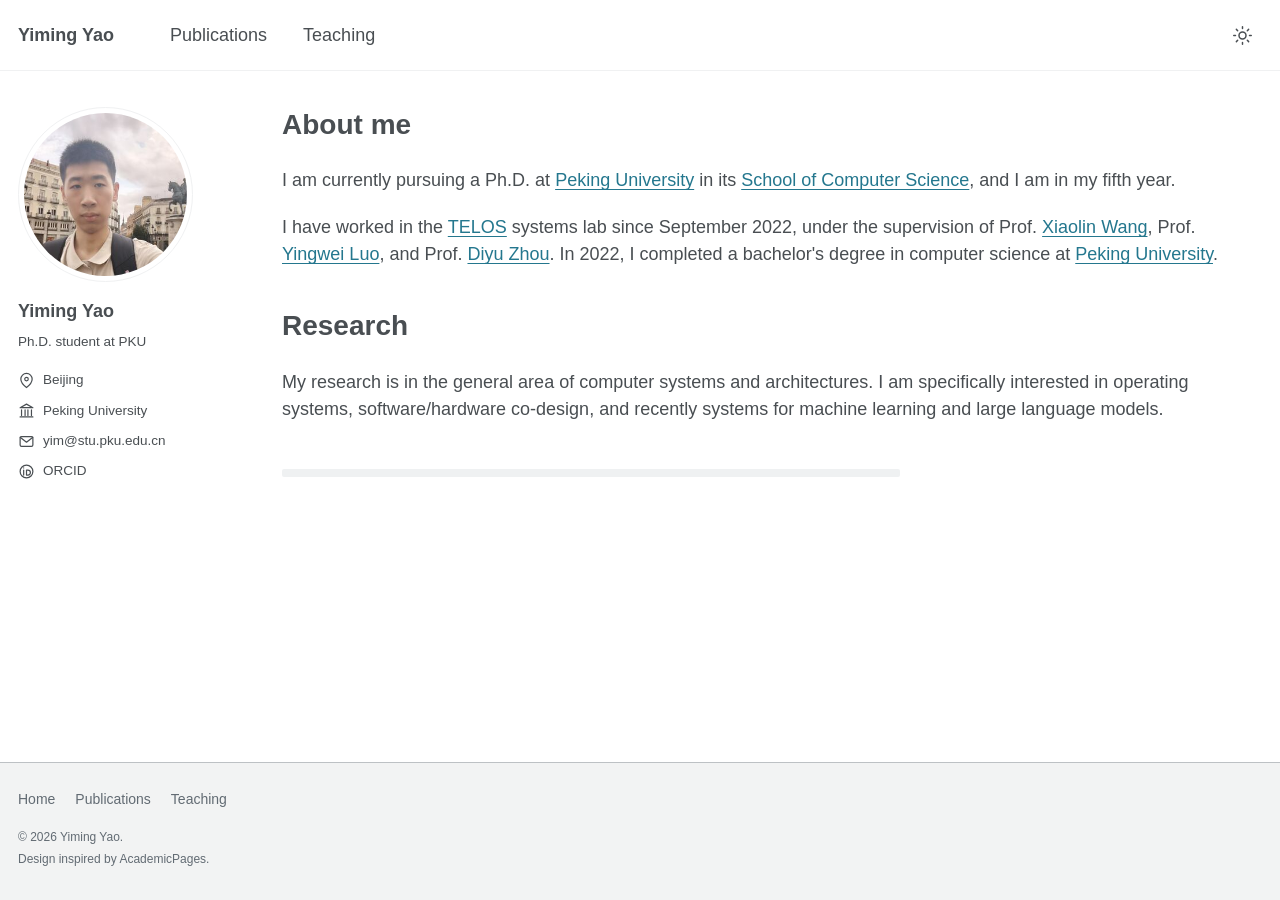
<file: index.html>
<!doctype html>
<html lang="en">
  <head>
    <meta charset="utf-8">
    <meta name="viewport" content="width=device-width, initial-scale=1">
    <meta name="description" content="Personal academic homepage.">
    <meta name="theme-color" content="#ffffff">
    <title>About me</title>
    <link rel="icon" href="./assets/images/favicon.svg" type="image/svg+xml">
    <link rel="stylesheet" href="./assets/css/style.css">
    <script src="./assets/js/content.js" defer></script>
    <script src="./assets/js/site.js" defer></script>
  </head>
  <body data-page="home" data-root="./">
    <a class="skip-link" href="#main-content">Skip to content</a>
    <header class="masthead" id="site-header"></header>
    <div class="site-layout">
      <aside class="sidebar" id="profile-sidebar" aria-label="Profile"></aside>
      <main id="main-content" class="page-content" tabindex="-1">
        <h1>About me</h1>
        <div id="about-content" class="section-copy">
          <div class="empty-copy" role="img" aria-label="Biography left blank">
            <span class="blank-line wide"></span><span class="blank-line medium"></span>
          </div>
        </div>
        <section aria-labelledby="research-heading">
          <h2 id="research-heading" class="section-heading">Research</h2>
          <div id="research-content" class="section-copy">
            <div class="empty-copy" role="img" aria-label="Research interests left blank">
              <span class="blank-line wide"></span><span class="blank-line short"></span>
            </div>
          </div>
        </section>
        <section aria-labelledby="service-heading">
          <h2 id="service-heading" class="section-heading"></h2>
          <div id="service-content" class="section-copy">
            <div class="empty-copy compact" role="img" aria-label="Professional service left blank">
              <span class="blank-line medium"></span>
            </div>
          </div>
        </section>
      </main>
    </div>
    <footer class="site-footer" id="site-footer"></footer>
    <noscript><p class="noscript-note">Enable JavaScript to display the profile and navigation.</p></noscript>
  </body>
</html>
</file>
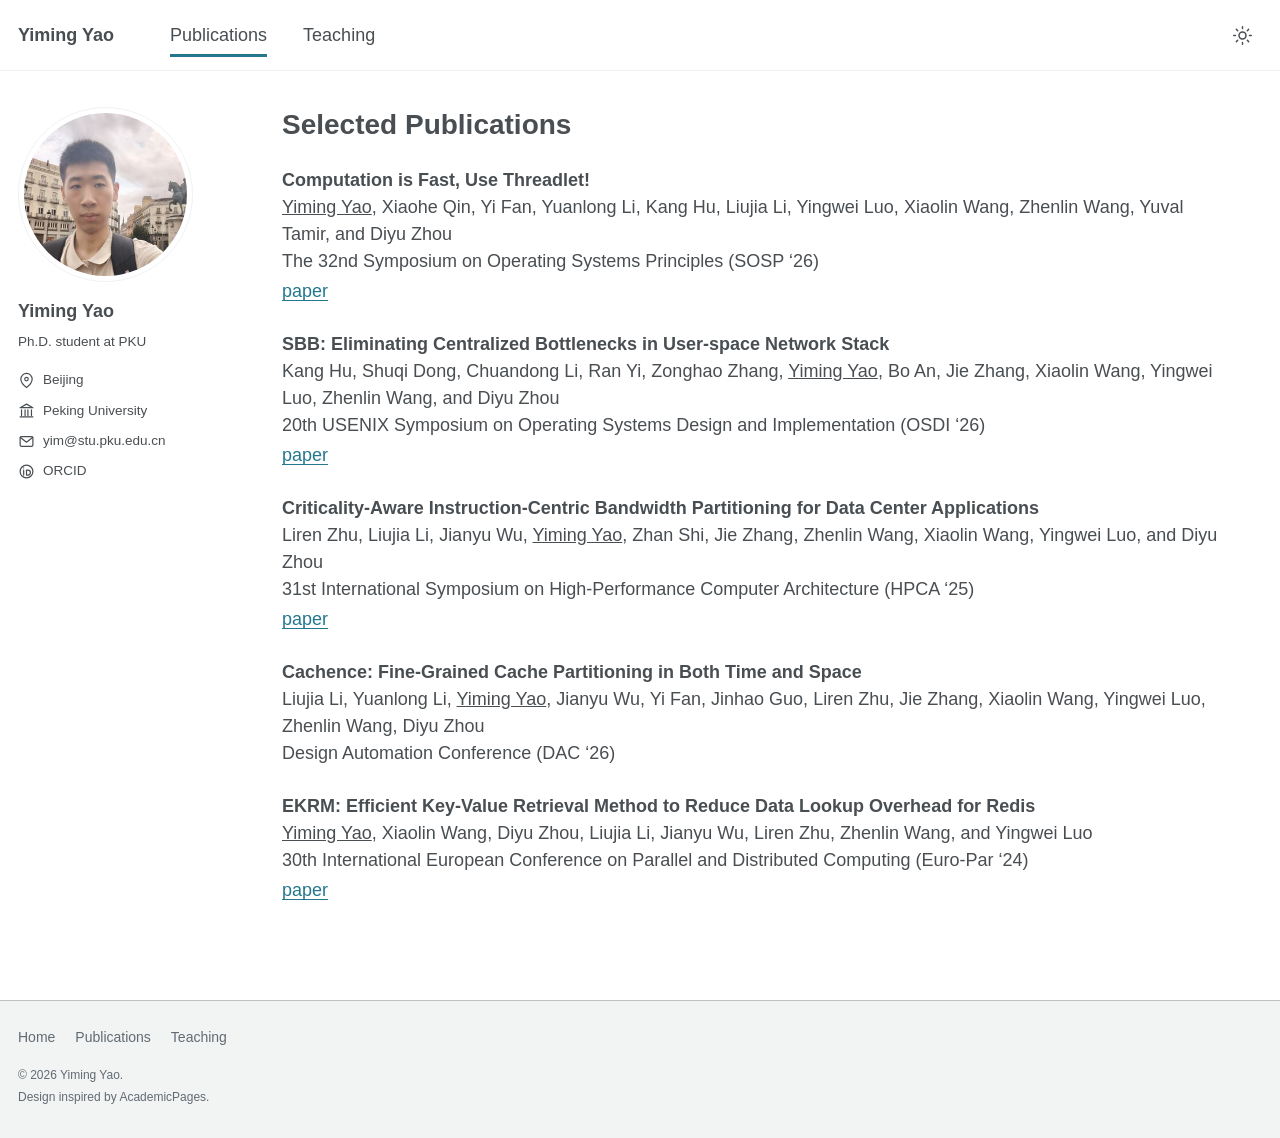
<file: publications/index.html>
<!doctype html>
<html lang="en">
  <head>
    <meta charset="utf-8">
    <meta name="viewport" content="width=device-width, initial-scale=1">
    <meta name="description" content="Academic publications.">
    <meta name="theme-color" content="#ffffff">
    <title>Selected Publications</title>
    <link rel="icon" href="../assets/images/favicon.svg" type="image/svg+xml">
    <link rel="stylesheet" href="../assets/css/style.css">
    <script src="../assets/js/content.js" defer></script>
    <script src="../assets/js/site.js" defer></script>
  </head>
  <body data-page="publications" data-root="../">
    <a class="skip-link" href="#main-content">Skip to content</a>
    <header class="masthead" id="site-header"></header>
    <div class="site-layout">
      <aside class="sidebar" id="profile-sidebar" aria-label="Profile"></aside>
      <main id="main-content" class="page-content" tabindex="-1">
        <h1>Selected Publications</h1>
        <div id="publications-content" class="record-list">
          <div class="empty-record" role="img" aria-label="Publication details left blank">
            <span class="blank-line title-line"></span><span class="blank-line medium"></span>
            <span class="blank-line short"></span>
          </div>
          <div class="empty-record" aria-hidden="true">
            <span class="blank-line title-line shorter"></span><span class="blank-line wide"></span>
            <span class="blank-line short"></span>
          </div>
        </div>
      </main>
    </div>
    <footer class="site-footer" id="site-footer"></footer>
    <noscript><p class="noscript-note">Enable JavaScript to display the profile and navigation.</p></noscript>
  </body>
</html>
</file>
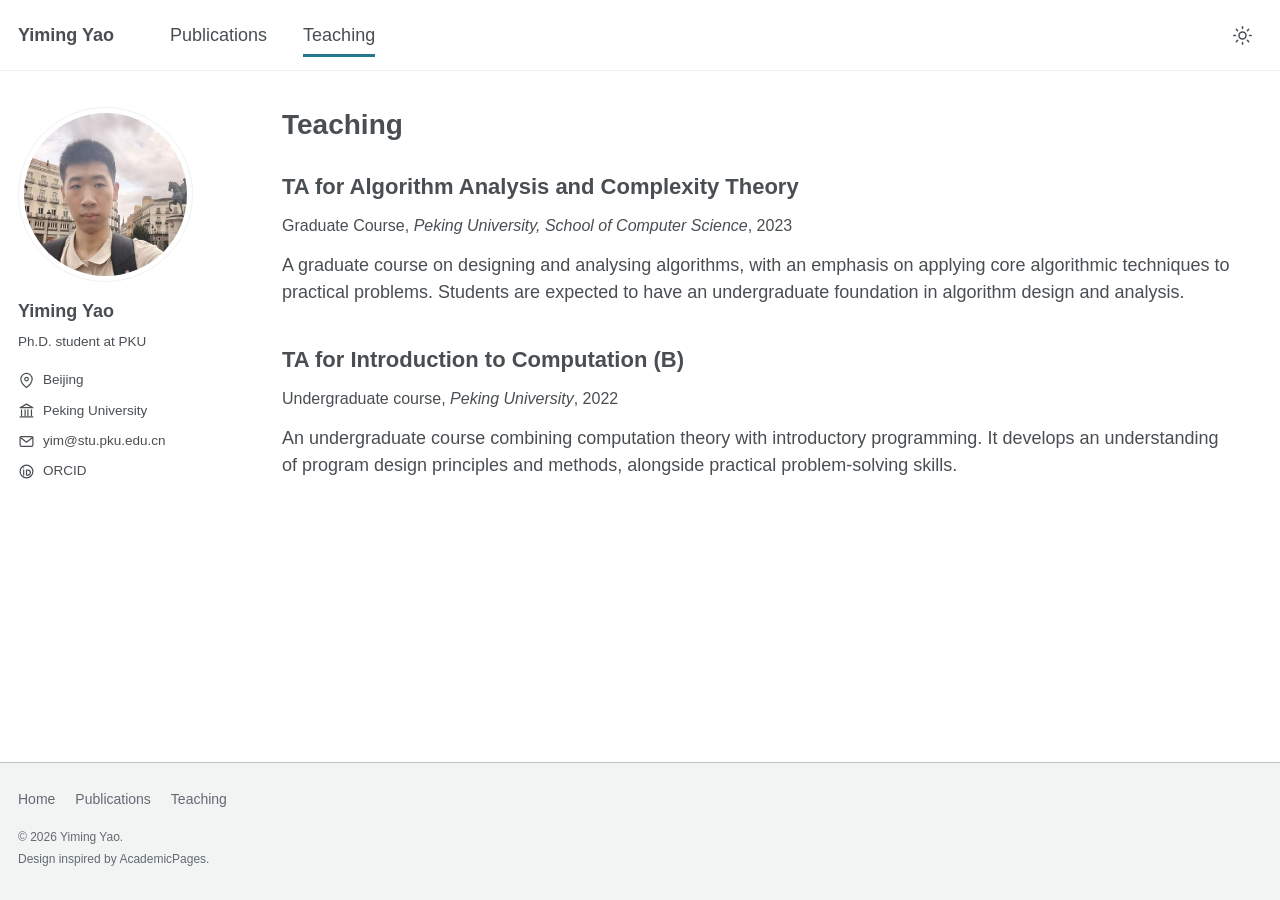
<file: teaching/index.html>
<!doctype html>
<html lang="en">
  <head>
    <meta charset="utf-8">
    <meta name="viewport" content="width=device-width, initial-scale=1">
    <meta name="description" content="Teaching experience and courses.">
    <meta name="theme-color" content="#ffffff">
    <title>Teaching</title>
    <link rel="icon" href="../assets/images/favicon.svg" type="image/svg+xml">
    <link rel="stylesheet" href="../assets/css/style.css">
    <script src="../assets/js/content.js" defer></script>
    <script src="../assets/js/site.js" defer></script>
  </head>
  <body data-page="teaching" data-root="../">
    <a class="skip-link" href="#main-content">Skip to content</a>
    <header class="masthead" id="site-header"></header>
    <div class="site-layout">
      <aside class="sidebar" id="profile-sidebar" aria-label="Profile"></aside>
      <main id="main-content" class="page-content" tabindex="-1">
        <h1>Teaching</h1>
        <div id="teaching-content" class="record-list">
          <div class="empty-record teaching-placeholder" role="img" aria-label="Teaching details left blank">
            <span class="blank-line title-line"></span><span class="blank-line short metadata-line"></span>
            <span class="blank-line full"></span><span class="blank-line wide"></span>
            <span class="blank-line medium"></span>
          </div>
          <div class="empty-record teaching-placeholder" aria-hidden="true">
            <span class="blank-line title-line shorter"></span><span class="blank-line short metadata-line"></span>
            <span class="blank-line full"></span><span class="blank-line medium"></span>
          </div>
        </div>
      </main>
    </div>
    <footer class="site-footer" id="site-footer"></footer>
    <noscript><p class="noscript-note">Enable JavaScript to display the profile and navigation.</p></noscript>
  </body>
</html>
</file>
<file: assets/css/style.css>
:root {
  color-scheme: light;
  --background: #fff;
  --text: #494e52;
  --muted: #626b73;
  --link: #24778e;
  --link-hover: #206a7f;
  --border: #f0f1f2;
  --footer: #f2f3f3;
  --footer-border: #bdc1c4;
  --blank: #eff1f2;
  --blank-title: #e6f1f4;
}

:root[data-theme="dark"] {
  color-scheme: dark;
  --background: #25282b;
  --text: #e3e6e8;
  --muted: #afb7bc;
  --link: #73c4dc;
  --link-hover: #a5dbea;
  --border: #363b3f;
  --footer: #202326;
  --footer-border: #454b50;
  --blank: #34393d;
  --blank-title: #2e4148;
}

* { box-sizing: border-box; }
body {
  margin: 0;
  min-height: 100vh;
  display: flex;
  flex-direction: column;
  background: var(--background);
  color: var(--text);
  font-family: -apple-system, BlinkMacSystemFont, "Segoe UI", "Helvetica Neue", Arial, "Noto Sans", sans-serif;
  font-size: 18px;
  line-height: 1.5;
  -webkit-text-size-adjust: 100%;
}
a { color: var(--link); text-underline-offset: 3px; overflow-wrap: anywhere; }
a:hover { color: var(--link-hover); }
button { font: inherit; }
button, a { -webkit-tap-highlight-color: transparent; }
button:focus-visible, a:focus-visible, summary:focus-visible {
  outline: 2px solid var(--link);
  outline-offset: 5px;
  border-radius: 2px;
}
[hidden] { display: none !important; }
.skip-link {
  position: fixed;
  top: -100px;
  left: 16px;
  z-index: 10;
  padding: 10px 16px;
  background: var(--background);
  border: 1px solid var(--link);
}
.skip-link:focus { top: 10px; }
.masthead { border-bottom: 1px solid var(--border); }
.header-inner {
  max-width: 1280px;
  min-height: 70px;
  margin: 0 auto;
  padding: 8px 18px;
  display: flex;
  align-items: center;
  gap: 40px;
}
.brand { margin-right: 16px; min-width: 0; font-weight: 700; }
.header-inner a { color: var(--text); text-decoration: none; }
.primary-nav { display: flex; align-items: center; gap: 36px; flex-shrink: 0; }
.primary-nav a { position: relative; padding: 13px 0; white-space: nowrap; }
.primary-nav a::after {
  content: "";
  position: absolute;
  bottom: 5px;
  left: 0;
  width: 100%;
  height: 3px;
  background: var(--link);
  transform: scaleX(0);
  transform-origin: left;
  transition: transform 150ms ease;
}
.primary-nav a:hover::after, .primary-nav a[aria-current="page"]::after { transform: scaleX(1); }
.theme-toggle {
  margin-left: auto;
  width: 40px;
  height: 40px;
  flex-shrink: 0;
  display: grid;
  place-items: center;
  border: 0;
  border-radius: 50%;
  background: transparent;
  color: var(--text);
  cursor: pointer;
}
.theme-toggle:hover { background: var(--blank); }
.icon { width: 17px; height: 17px; flex-shrink: 0; vertical-align: -2px; }
.theme-toggle .icon { width: 21px; height: 21px; }
.site-layout {
  width: 100%;
  max-width: 1280px;
  margin: 0 auto;
  padding: 36px 18px 70px;
  display: grid;
  grid-template-columns: 210px minmax(0, 1fr);
  gap: 54px;
  flex: 1;
  align-items: start;
}
.sidebar { position: sticky; top: 30px; font-size: 13.5px; overflow-wrap: anywhere; }
.portrait-frame {
  width: 175px;
  height: 175px;
  padding: 5px;
  border: 1px solid var(--border);
  border-radius: 50%;
  margin-bottom: 17px;
}
.portrait-image, .portrait-blank { width: 100%; height: 100%; border-radius: 50%; }
.portrait-image { display: block; object-fit: cover; }
.portrait-blank { background: var(--blank); }
.profile-name { margin: 0 0 8px; font-size: 18px; line-height: 1.4; }
.profile-bio { margin: 0 0 18px; line-height: 1.5; white-space: pre-line; }
.profile-empty { margin: 8px 0 24px; }
.profile-empty .blank-line { height: 8px; margin-bottom: 13px; }
.profile-empty .name-blank { width: 140px; height: 12px; }
.profile-empty .bio-blank { width: 115px; }
.profile-details { margin: 0; padding: 0; list-style: none; }
.profile-details li { display: flex; align-items: center; gap: 8px; margin: 0 0 10px; }
.profile-details a { display: inline-flex; align-items: center; gap: 8px; color: var(--text); text-decoration: none; }
.profile-details a:hover { text-decoration: underline; }
.contact-toggle { display: none; }
.page-content { min-width: 0; max-width: 950px; }
.page-content:focus { outline: none; }
h1, .section-heading { margin: 0 0 24px; font-size: 28px; line-height: 1.3; font-weight: 700; }
.section-heading { margin-top: 40px; }
p { margin: 0 0 20px; }
.section-copy { overflow-wrap: anywhere; }
.section-copy ul { padding-left: 22px; }
.section-copy li { margin-bottom: 9px; }
.empty-copy { padding: 6px 0 16px; }
.empty-copy.compact { padding-bottom: 0; }
.blank-line {
  display: block;
  height: 8px;
  margin-bottom: 17px;
  background: var(--blank);
  border-radius: 2px;
}
.blank-line.full { width: 94%; }
.blank-line.wide { width: 83%; }
.blank-line.medium { width: 65%; }
.blank-line.short { width: 43%; }
.empty-record { margin: 37px 0 48px; }
.empty-record:first-child { margin-top: 34px; }
.blank-line.title-line { width: 73%; height: 15px; background: var(--blank-title); margin-bottom: 22px; }
.blank-line.title-line.shorter { width: 59%; }
.metadata-line { margin-bottom: 28px; }
.teaching-placeholder { margin-bottom: 56px; }
.record { margin: 30px 0 40px; overflow-wrap: anywhere; }
.record h2 { margin: 0 0 12px; font-size: 22px; line-height: 1.3; }
.record h2 a { color: var(--link); }
.record p { margin-bottom: 14px; }
.record-metadata { font-size: 16px; }
.record-authors { font-size: 16px; }
.record-links { display: flex; flex-wrap: wrap; gap: 16px; font-size: 15px; }
body[data-page="publications"] .record { margin: 0 0 26px; }
body[data-page="publications"] .record h2 { margin-bottom: 0; font-size: 18px; line-height: 1.5; }
body[data-page="publications"] .record p { margin-bottom: 0; font-size: inherit; }
body[data-page="publications"] .record-links { margin-top: 3px; font-size: inherit; }
.site-footer { background: var(--footer); border-top: 1px solid var(--footer-border); color: var(--muted); }
.footer-inner { max-width: 1280px; margin: 0 auto; padding: 26px 18px 28px; font-size: 12px; }
.footer-nav { display: flex; flex-wrap: wrap; gap: 20px; margin-bottom: 18px; font-size: 14px; }
.site-footer a { color: inherit; text-decoration: none; }
.site-footer a:hover { text-decoration: underline; }
.footer-inner p { margin: 0 0 4px; }
.footer-social { margin-bottom: 12px; }
.noscript-note { padding: 0 18px; font-size: 14px; }

@media (max-width: 1023px) {
  .site-layout { grid-template-columns: 185px minmax(0, 1fr); gap: 35px; }
}
@media (max-width: 767px) {
  body { font-size: 16px; }
  .header-inner { min-height: 64px; padding: 8px 20px; gap: 22px; font-size: 15px; }
  .brand { margin-right: 0; max-width: 34%; white-space: nowrap; overflow: hidden; text-overflow: ellipsis; }
  .primary-nav { gap: 22px; }
  .theme-toggle { width: 36px; height: 36px; }
  .site-layout { display: block; padding: 26px 22px 55px; }
  .sidebar { position: static; display: grid; grid-template-columns: 90px minmax(0, 1fr); column-gap: 20px; margin-bottom: 38px; }
  .portrait-frame { width: 90px; height: 90px; grid-row: 1 / 3; margin: 0; padding: 3px; }
  .profile-content { align-self: center; }
  .profile-name { font-size: 17px; }
  .profile-bio { margin-bottom: 6px; }
  .profile-empty { margin: 8px 0; }
  .contacts { grid-column: 2; }
  .contact-toggle {
    display: inline-flex;
    align-items: center;
    gap: 6px;
    padding: 4px 0;
    border: 0;
    color: var(--muted);
    background: transparent;
    font-size: 13px;
    cursor: pointer;
  }
  .contact-toggle .icon { width: 12px; height: 12px; }
  .contact-toggle[aria-expanded="true"] .icon { transform: rotate(180deg); }
  .contacts .profile-details { display: none; padding-top: 10px; }
  .contacts.is-open .profile-details { display: block; }
  .profile-details li, .profile-details a { line-height: 1.6; }
  h1, .section-heading { font-size: 25px; margin-bottom: 22px; }
  .section-heading { margin-top: 34px; }
  .record h2 { font-size: 21px; }
  .empty-record { margin-bottom: 42px; }
  .footer-inner { padding: 23px 22px; }
}
@media (max-width: 380px) {
  .header-inner { gap: 14px; padding-inline: 16px; font-size: 14px; }
  .primary-nav { gap: 15px; }
  .site-layout { padding-inline: 18px; }
}
@media (prefers-reduced-motion: reduce) {
  *, *::before, *::after { transition: none !important; }
}
@media print {
  .masthead, .site-footer, .skip-link, .contact-toggle { display: none; }
  body { background: white; color: black; }
  .site-layout { padding-top: 0; }
  .sidebar { position: static; }
  .contacts .profile-details { display: block; }
}
</file>
